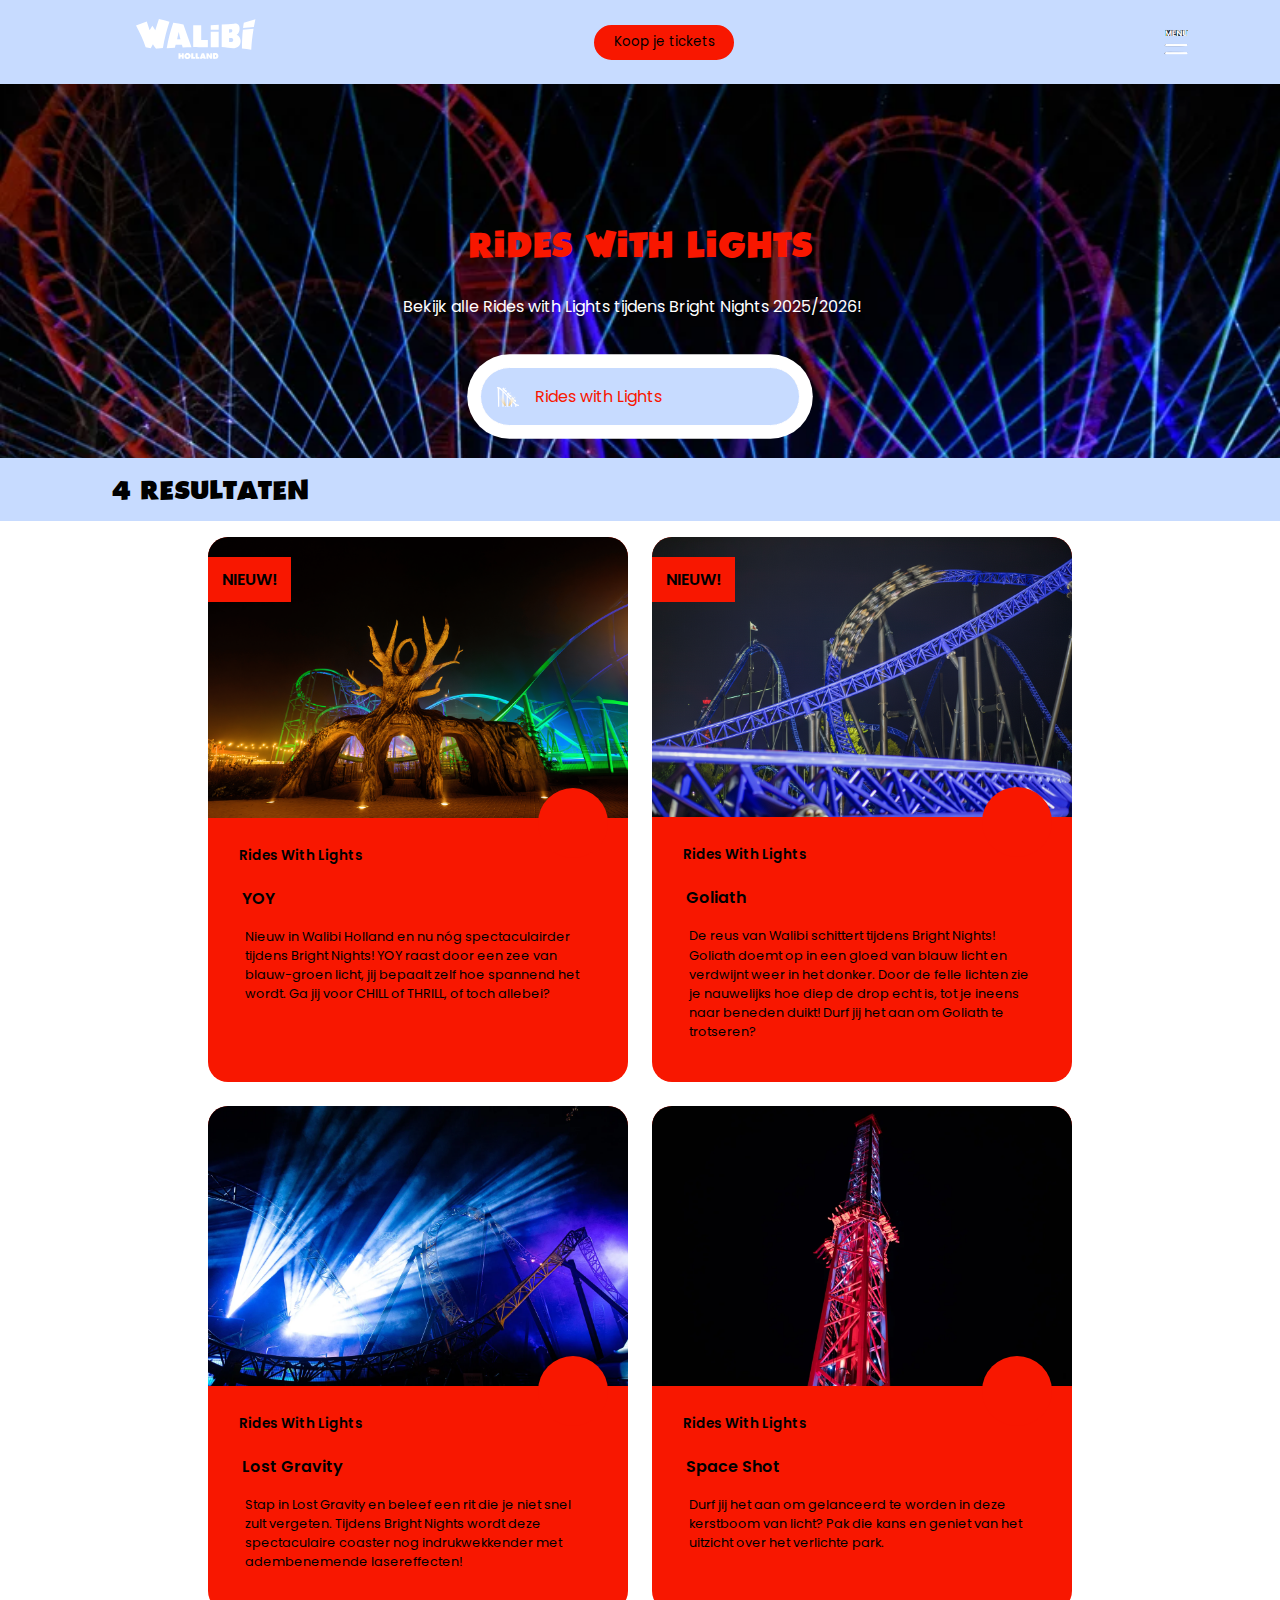
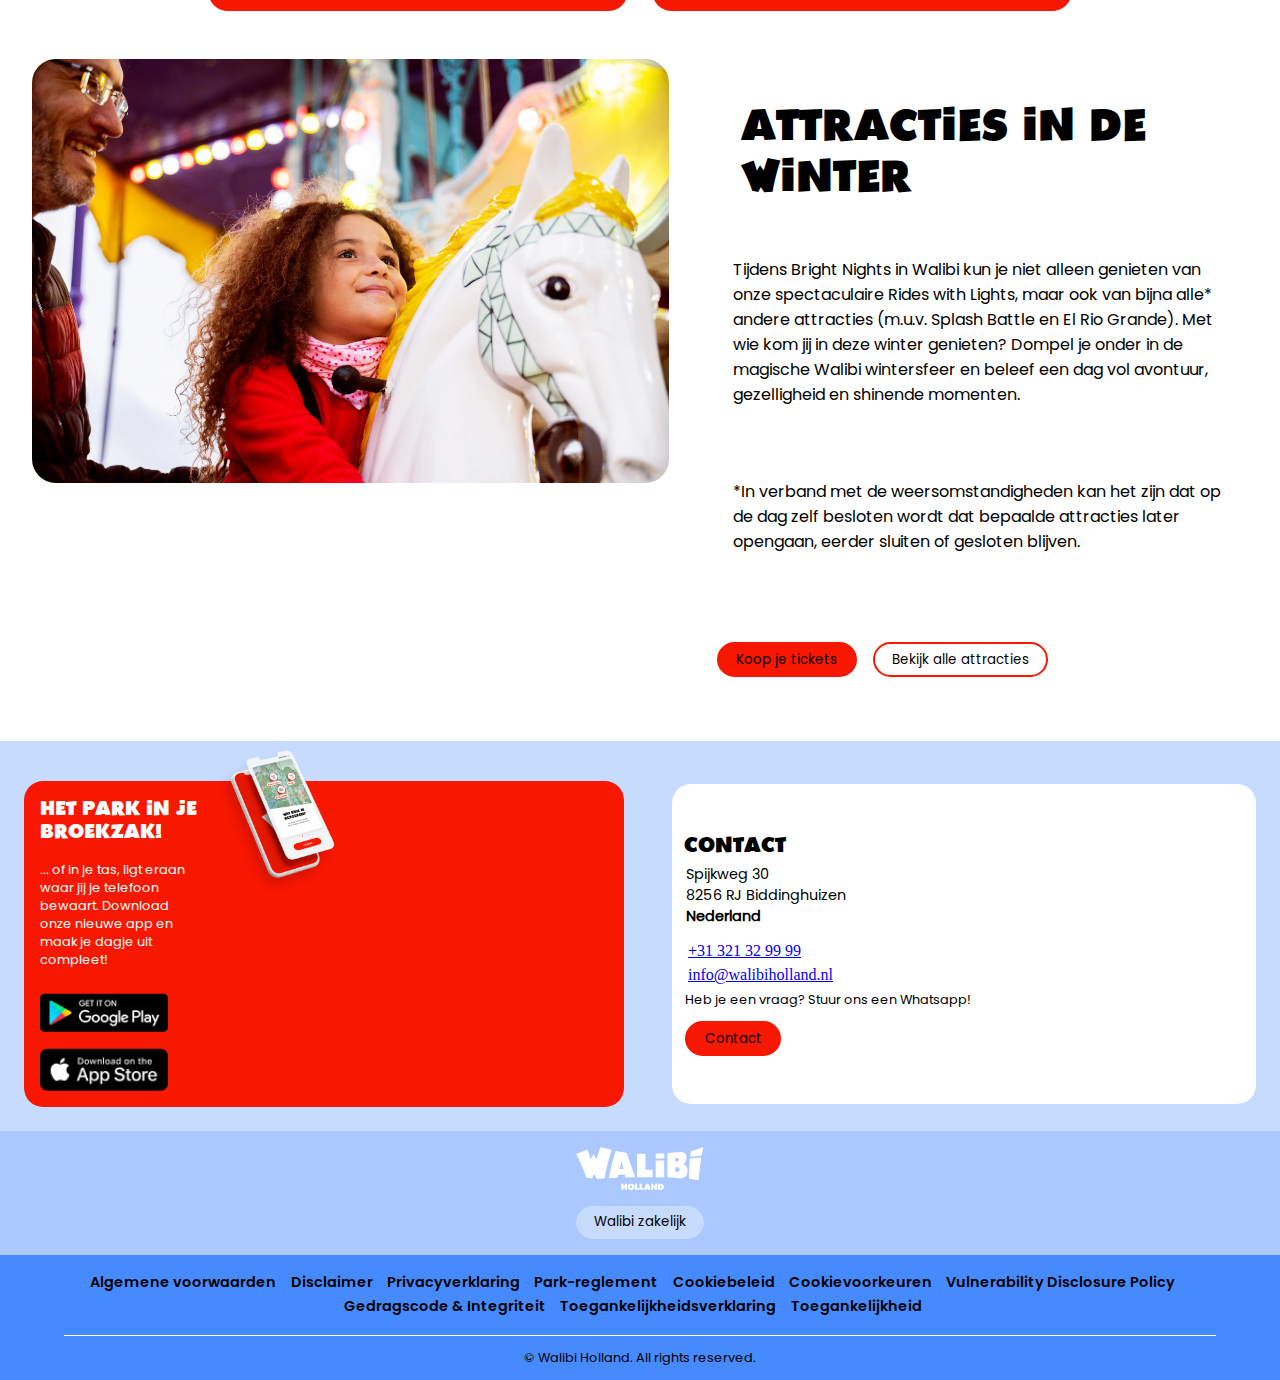
<file: rideswithlights.html>
<!DOCTYPE html>
<html lang="nl">
<head>
    <meta charset="UTF-8">
    <meta name="viewport" content="width=device-width, initial-scale=1.0">

    <title>Rides with Lights</title>

    <link href="styles/style.css" rel="stylesheet">

	<link rel="icon" type="image/svg+xml" href="images/walibiletterlogo.png">
</head>
<body>

	<header> 
		<a href="index.html"><img src="images/walibihollandlogo.svg" alt="Walibi Holland Logo"></a>
		<button aria-label="Koop je tickets knop">Koop je tickets</button>
		<img id="menuKnop" src="images/menu.png" alt="Menu knop">

		<nav id="mainNav">
			<p id="menuSluiten">Sluiten X</p>
            <ul>
				<li><a href="#">TICKETS > </a></li>
				<li><a href="#">RIDES WITH LIGHTS > </a></li>
				<li><a href="#">ACTIVITEITEN > </a></li>
				<li><a href="#">OPENINGSTIJDEN > </a></li>
				<li><a href="#">VEELGESTELDE VRAGEN > </a></li>
				<li><a href="#">GROEPEN > </a></li>
				<li><a href="#">OVERNACHTEN IN WALIBI VILLAGE > </a></li>
				<li><a href="#">OVERZICHT > </a></li>
				<li><a href="#">Early Bird tickets op datum zetten > </a></li>
            </ul>
        </nav>

        <div class="menu-overlay"></div>
	</header>

    
    <main>
        <section class="RWLhead">
            <h1>RIDES WITH LIGHTS</h1>
            <p>Bekijk alle Rides with Lights tijdens Bright Nights 2025/2026!</p>

            <nav class="dropdownmenu">
                <button class="dropdownmenu-toggle" aria-expanded="false" aria-label="Drop down menu">
                    <img src="images/rideswithlights.svg" alt="#" aria-hidden="true">
                    Rides with Lights
                </button>

                <ul class="dropdownmenu-list" hidden>
                    <li>
                        <a href="#">
                            <img src="images/overzicht.svg" alt="#" aria-hidden="true">
                            Overzicht
                        </a>
                    </li>
                    <li>
                        <a href="#">
                            <img src="images/activiteiten.svg" alt="#" aria-hidden="true">
                            Activiteiten
                        </a>
                    </li>
                </ul>
            </nav>
        </section>

        <section class="resultaten">
            <h2>4 RESULTATEN</h2>
        </section>

        <section class="RWLkaarten">
            <h2 class="h2hidden">Kaarten Rides with Lights</h2>
            <section class="RWLkaart">
                <span class="tag-nieuw">NIEUW!</span>
                <img src="images/yoy.webp" alt="Achtbaan YOY in gekleurd licht">


                <div class="RWLkaartcontent">
                    <div class="RWLlabel">Rides With Lights</div>

                    <div class="RWLkaartcirkel">
                        <svg></svg>
                    </div>

                    <h3>YOY</h3>
                    <p>Nieuw in Walibi Holland en nu nóg spectaculairder tijdens Bright Nights! YOY raast door een zee van blauw-groen licht, jij bepaalt zelf hoe spannend het wordt. Ga jij voor CHILL of THRILL, of toch allebei?</p>
                </div>
            </section>

            <section class="RWLkaart">
                <span class="tag-nieuw">NIEUW!</span>
                <img src="images/goliath.webp" alt="Achtbaan Goliath in gekleurd licht">

                <div class="RWLkaartcontent">
                    <div class="RWLlabel">Rides With Lights</div>

                    <div class="RWLkaartcirkel">
                        <svg></svg>
                    </div>

                    <h3>Goliath</h3>
                    <p>De reus van Walibi schittert tijdens Bright Nights! Goliath doemt op in een gloed van blauw licht en verdwijnt weer in het donker. Door de felle lichten zie je nauwelijks hoe diep de drop echt is, tot je ineens naar beneden duikt! Durf jij het aan om Goliath te trotseren?</p>
                </div>
            </section>
            
            <section class="RWLkaart">
                <img src="images/lostgravity.webp" alt="Achtbaan Lost Gravity in gekleurd licht">

                <div class="RWLkaartcontent">
                    <div class="RWLlabel">Rides With Lights</div>

                    <div class="RWLkaartcirkel">
                        <svg></svg>
                    </div>

                    <h3>Lost Gravity</h3>
                    <p>Stap in Lost Gravity en beleef een rit die je niet snel zult vergeten. Tijdens Bright Nights wordt deze spectaculaire coaster nog indrukwekkender met adembenemende lasereffecten!</p>
                </div>
            </section>

            <section class="RWLkaart">
                <img src="images/spaceshot.webp" alt="Attractie Spaceshot in gekleurd licht">

                <div class="RWLkaartcontent">
                    <div class="RWLlabel">Rides With Lights</div>

                    <div class="RWLkaartcirkel">
                        <svg></svg>
                    </div>

                    <h3>Space Shot</h3>
                    <p>Durf jij het aan om gelanceerd te worden in deze kerstboom van licht? Pak die kans en geniet van het uitzicht over het verlichte park.</p>
                </div>
            </section>
        </section>

		<section class="attractiesinwinter">
			<h3>ATTRACTIES IN DE WINTER</h3>
			<img src="images/walibifotomeisjedraaimolen.webp" alt="Blij jong meisje op een paard van eeen draaimolen" >		
			<p>Tijdens Bright Nights in Walibi kun je niet alleen genieten van onze spectaculaire Rides with Lights, maar ook van bijna alle* andere attracties (m.u.v. Splash Battle en El Rio Grande). Met wie kom jij in deze winter genieten? Dompel je onder in de magische Walibi wintersfeer en beleef een dag vol avontuur, gezelligheid en shinende momenten.</p>
			<p>*In verband met de weersomstandigheden kan het zijn dat op de dag zelf besloten wordt dat bepaalde attracties later opengaan, eerder sluiten of gesloten blijven.</p>
			
			<div class="AIWbuttons">
				<button aria-label="Koop je tickets knop">Koop je tickets</button>
				<button class="buttonomlijning" aria-label="Bekijk alle attracties knop">Bekijk alle attracties</button>
			</div>
		</section>
    </main>

	<footer>
		<div class="wrapperblokken">
			<section class="parkinbroekzak">
				
				<div class="PIBtekstblok">
					<h3 class="PIBh3">HET PARK IN JE BROEKZAK!</h3>
					<p class="PIBp">... of in je tas, ligt eraan waar jij je telefoon bewaart. Download onze nieuwe app en maak je dagje uit compleet!</p>

					<div class="appstoresbuttons">
						<img src="images/google-playstore.png" alt="Google Play download knop">
						<img src="images/ios-appstore.png" alt="iOS App Store download knop">
					</div>
				</div>

				<figure>
					<img src="images/walibiparkinbroekzak.webp" alt="Telefoon met plattegrond Walibi Holland">
				</figure>

			</section>

			<section class="contact">
				<h3>CONTACT</h3>
				<p>Spijkweg 30 <br> 8256 RJ Biddinghuizen <br> <strong>Nederland</strong></p>
				<a href="tel://31321329999">+31 321 32 99 99</a>
				<a href="info@walibiholland.nl">info@walibiholland.nl</a>
				<p>Heb je een vraag? Stuur ons een Whatsapp!</p>
				<button aria-label="Contact knop">Contact</button>
			</section>
		</div>

		<section class="footerbanner1">
			<h2 class="h2hidden">Footer Walibi zakelijk</h2>
			<img src="images/walibihollandlogo.svg" alt="Walibi Holland Logo">
			<button aria-label="Walibi zakelijk knop">Walibi zakelijk</button>
		</section>

		<section class="footerbanner2">
			<h2 class="h2hidden">Links footer</h2>
			<ul>
				<li><a href="">Algemene voorwaarden</a></li>
				<li><a href="">Disclaimer</a></li>
				<li><a href="">Privacyverklaring</a></li>
				<li><a href="">Park-reglement</a></li>
				<li><a href="">Cookiebeleid</a></li>
				<li><a href="">Cookievoorkeuren</a></li>
				<li><a href="">Vulnerability Disclosure Policy</a></li>
				<li><a href="">Gedragscode & Integriteit</a></li>
				<li><a href="">Toegankelijkheidsverklaring</a></li>
				<li><a href="">Toegankelijkheid</a></li>
			</ul>

			<p>© Walibi Holland. All rights reserved.</p>
		</section>
    </footer>



    <script defer src="scripts/script.js"></script>
</body>
</html>
</file>
<file: styles/style.css>
/**************/
/* CSS REMEDY */
/**************/

*, *::after, *::before {
  box-sizing:border-box;  
}

@font-face {
	font-family: "Poppins";
	src: local("Poppins Regular"),
	url("../fonts/Poppins-Regular.ttf") format("truetype");
}

@font-face {
	font-family: "Poppins SemiBold";
	src: local("Poppins SemiBold"),
	url("../fonts/Poppins-SemiBold.ttf") format("truetype");
}

@font-face {
	font-family: "Walibi";
	src: local("walibi holland"),
	url("../fonts/walibi0615/walibi-holland.ttf") format("truetype");
}

/*********************/
/* CUSTOM PROPERTIES */
/*********************/

:root {
	--textcolor:white;
	--textcolorPIB: #344054;
	--backgroundcolor:#17181a;
	--fb1backgroundcolor: #252f41;
	--fb2backgroundcolor: #37445c;
	--backgroundcolorPIB: #cda720;
	--hfbackgroundcolor:#1B2434;
	--buttoncolor: #cda720;
	--buttontextcolor: white;
	--textfont: "Poppins";
	--textfontsemibold: "Poppins SemiBold";
	--hfont: "Walibi";
	--borderbottomcolor: rgb(100, 100, 100);
	--kaartenkleur: #1B2434;
	--kaartendetailskleur: #cda720;
	--h1colorRWL: #cda720;
	--fadedbuttoncolor: #80795f;
	--markercolor: #63636380;
	--buttonhovercolor: #a0800c;
	--buttonhoverfootercolor: #18376c;
}

@media (prefers-color-scheme: light) {
	:root {
	--textcolor:black;
	--textcolorPIB: #ffffff;
	--backgroundcolor:#ffffff;
	--fb1backgroundcolor: #abc8ff;
	--fb2backgroundcolor: #468aff;
	--backgroundcolorPIB: #f81700;
	--hfbackgroundcolor:#c7dbff;
	--buttoncolor: #f81700;
	--buttontextcolor: black;
	--borderbottomcolor: rgb(255, 255, 255);
	--kaartenkleur: #f81700;
	--kaartendetailskleur: #f81700;
	--h1colorRWL: #f81700;
	--fadedbuttoncolor: #80625f;
	--markercolor: #ff000080;
	--buttonhovercolor: #8d1b0e;
	--buttonhoverfootercolor: #003693;
	}

	.RWLhead p {
		color: var(--textcolorPIB);
	}
}

/****************/
/* JOUW STYLING */
/****************/

::-webkit-scrollbar {
    display: none;
}

body {
	background-color: var(--backgroundcolor);
	color: var(--textcolor);
	margin: 0em;
}

img {
	width: 100%;
}

button {
	color: var(--buttontextcolor);
	background-color: var(--buttoncolor);
	border: 0.2em solid var(--buttoncolor);
	border-radius: 3em;
	font-family: var(--textfont);
	padding: 0.4em 1.3em;
}

button:hover {
 background-color: var(--buttonhovercolor);
}

button:focus {
 background-color: var(--buttonhovercolor);
}

header {
    position: fixed;
    top: 0;
    left: 0;
    right: 0;
    z-index: 10000;
    background-color: var(--hfbackgroundcolor);
    display: flex;
    align-items: center;
    justify-content: space-between;
    padding-left: 1em;
    transition: transform 0.3s ease; 
}

/* hulp van ChatGPT */
header.hide {
    transform: translateY(-100%); 
}

header img:first-of-type {
    width: 5em;     
    height: auto;
    padding-bottom: 0.8em;
    padding-top: 0.8em;
}

#menuKnop {
    width: 3em;     
    height: auto;
}

header nav {
	height: 100vh;
    display: none;          
    position: fixed;
	top: 0;
    right: 0;
    background: var(--hfbackgroundcolor);
    width: 100%;
	z-index: 9999;
	overflow-y: scroll;
}

header nav.open {
    display: block;
}

header ul {
    list-style: none;
    margin: 0;
    padding: 0;
}

header li {
    padding: 0.8em 4em 0.8em 2em;
}

header a {
	text-decoration: none;
	color: var(--backgroundcolorPIB);
	font-size: 1.5em;
	font-family: var(--hfont);
}

header li:last-of-type a {
	font-family: var(--textfontsemibold);
	font-size: 1.2em;
}

header nav p {
	text-align: right;
	padding-top: 1em;
	padding-right: 2em;
	padding-bottom: 1em;
	border-bottom: 0.01em solid;
	border-color: var(--borderbottomcolor);
}

.menu-overlay {
    position: fixed;
    top: 50%;
    left: 50%;
    width: 0;
    height: 0;
    background-color: var(--hfbackgroundcolor); 
    border-radius: 50%;
    transform: translate(-50%, -50%);
    z-index: 9998; 
    pointer-events: none;
    transition: width 0.5s ease, height 0.5s ease;
}

/* hulp van ChatGPT */
.menu-overlay.active {
    width: 300vw; 
    height: 300vw;
}

.h1hidden {
  	clip: rect(0, 0, 0, 0);
  	clip-path: inset(50%);
	height: 1px;
	overflow: hidden;
	position: absolute;
	white-space: nowrap;
	width: 1px;
}

.h2hidden {
	clip: rect(0, 0, 0, 0);
  	clip-path: inset(50%);
	height: 1px;
	overflow: hidden;
	position: absolute;
	white-space: nowrap;
	width: 1px;
}

.titel {
    position: relative;
    display: inline-block;
}

.titel video {
    width: 100%;
    height: auto;
	margin-top: 4em;
}

.titel h2 {
	margin-top: 3em;
	font-family: var(--hfont);
    position: absolute;
    padding-left: 0.5em;
    color: white;
    text-align: start;
	line-height: 1em;
    padding-top: 0.7em;
    font-size: 1.8em;
}

h3 {
	font-family: var(--hfont);
	font-size: 1.3em;
	padding-left: 0.6em;
}

h4 {
	font-family: var(--textfontsemibold);
	font-size: 1.12em;
	padding-left: 0.9em;
	margin-top: 1.4em;
	margin-bottom: 0em;
}

p {
 font-family: var(--textfont);
 padding-left: 1em;
 padding-right: 1em;
 margin-top: 0.5em;
}

.data {
	font-family: var(--textfont);
	padding-left: 1.5em;
	line-height: 2em;
}

/* https://www.w3schools.com/howto/howto_css_bullet_color.asp */
.data li::marker {
	color: var(--markercolor);
	font-size: 1.1em;
}

.carousel1 li {
	padding-top: 2em;
	height: 32em;
}

.carousel1 ul {
	list-style-type: none;
	padding-left: 0.9em;
	display: flex;
	overflow-x: auto;
	margin-bottom: 0;

	scroll-snap-type: x mandatory;
	scroll-behavior: smooth;
}

.kaart {
	margin-left: 0.8em;
	margin-right: 0.8em;
	width: 18em;
    background: var(--kaartenkleur);
    border-radius: 1em;
    overflow: hidden; 
    flex-shrink: 0;

	display: flex;
    flex-direction: column;
}

.kaartimg {
	overflow: hidden;
	max-height: 15em;
}

.kaart img {
	height: 18em;
    overflow: hidden;

	width: 300%;
    height: 300%;
    object-fit: cover;
}

.carousel1img1 {
 	object-position: -20em -2em;
}

.carousel1img2 {
 	object-position: -20em -2em;
}

.carousel1img3 {
 	object-position: -20em -4em;
}

.carousel1img4 {
 	object-position: -20em -5em;
}

.kaarttekst {
	height: 13em;
}

.carousel1 ul > li {
	scroll-snap-align: start;
}

/* hulp van ChatGPT */
.carousel1-bullets {
	display: flex;
	justify-content: center;
	gap: 0.5em;
	padding-bottom: 1em;
}

.carousel1-bullets button {
	border-radius: 10em;
	border: none;
	background: var(--fadedbuttoncolor);
	cursor: pointer;
	transition: background .2s, transform .2s;
}

.carousel1-bullets button[aria-current="true"] {
	background: var(--buttoncolor);
}

.BJHtextwrapper {
    order: 1;
}

.carousel2slider {
    order: 2;
}

.carousel2 {
	list-style-type: none;
	padding-left: 2em;
	display: flex;
    flex-direction: row;
	overflow-x: auto;
	gap: 2.5em;
	scroll-snap-type: x mandatory;

	padding-right: 2em;
}

.carousel2 li {
    flex: 0 0 20em;
    scroll-snap-align: center;
}

.carousel2 img {
    width: 100%;
    aspect-ratio: 1 / 1; 
    object-fit: cover;   
    border-radius: 2em;
}

.carousel2slider-bullets {
	display: flex;
	justify-content: center;
	gap: 0.5em;
	padding-bottom: 1em;
}

.carousel2slider-bullets button {
	border-radius: 10em;
	border: none;
	background: var(--fadedbuttoncolor);
	cursor: pointer;
	transition: background .2s, transform .2s;
}

.carousel2slider-bullets button[aria-current="true"] {
	background: var(--buttoncolor);
}

.BJHbuttons {
	display: flex;
	justify-content: center;
	gap: 1em;
	padding-top: 1em;
	padding-bottom: 1.5em;
}

.buttonomlijning {
	border: 0.2em solid var(--buttoncolor);
	background-color: var(--backgroundcolor);
}

/* https://www.w3schools.com/cssref/pr_background-image.php */
.brightnightsfoto {
	background-image: url("../images/walibiachtergrondsterren.jpg");
	height: 150%;
}

.attractiesinwinter {
	display: flex;
	flex-direction: column;
}

.attractiesinwinter img {
	order: -1;
	width: 90%;
	margin-left: 1em;
	border-radius: 1em;
	margin-top: 2em;
}

.AIWbuttons {
    display: flex;
    justify-content: center;
    gap: 1em;

	padding-bottom: 1em;
	padding-top: 1em;
}

.AIWbuttons button {
    width: auto;
}

footer {
	background-color: var(--hfbackgroundcolor);
	padding-top: 1em;
}

.parkinbroekzak {
    background: var(--backgroundcolorPIB);
    margin: 1.5em;
    padding: 1em 0em 1em 1em;
    border-radius: 1.2em;

    display: flex;
	gap: 1em;
    align-items: flex-start;

}

.parkinbroekzak h3 {
    margin-top: 0;
}

.PIBtekstblok {
    width: 10em;
    max-width: 100%;
}

.parkinbroekzak .appstoresbuttons {
    margin-top: 1.5em;
    display: flex;
    flex-direction: column;
    gap: 1em;
}

.parkinbroekzak .appstoresbuttons img {
    width: 8em;
}

.parkinbroekzak figure {
    margin: 0;
}

.parkinbroekzak figure img {
    width: 8em;
    height: auto;
	margin-top: -3em;  
}

.PIBh3 {
	color: var(--textcolorPIB);
	font-size: 1.1em;
	padding: 0;

}

.PIBp {
	color: var(--textcolorPIB);
	font-size: 0.8em;
	padding: 0;
	margin: 0;
}

.contact {
	background-color: var(--backgroundcolor);
	margin: 1.5em;
    padding: 1em 0em 1em 0em;
    border-radius: 1.2em;
}

.contact h3 {
	margin: 0;
	font-size: 1.2em;
}

.contact p {
	font-size: 0.9em;
	padding-right: 0;
}

.contact a {
	padding-left: 1em;
	display: block;
}

.contact a:first-of-type {
	padding-bottom: 0.4em;
}

.contact p:last-of-type {
	font-size: 0.8em;
	padding-right: 0;
}

.contact button {
	margin-left: 1em;
}

.footerbanner1 {
	padding-top: 1em;
	padding-bottom: 1em;
	display: flex;
	flex-direction: column;
	align-items: center;
	background-color: var(--fb1backgroundcolor);
}

.footerbanner1 img {
	width: 8em ;
	height: auto;
	padding-bottom: 1em;
}

.footerbanner1 button {
	border: 0.1em solid var(--hfbackgroundcolor);
	background-color: var(--hfbackgroundcolor);
}

.footerbanner1 button:hover {
	background-color: var(--buttonhoverfootercolor);
}

.footerbanner2 {
	background-color: var(--fb2backgroundcolor);
}

.footerbanner2 ul {
	width: 90%;
	margin: 0 auto;
	padding-top: 1em;
	padding-left: 0em;
	padding-bottom: 1em;
	display: flex;
	flex-wrap: wrap;
	justify-content: center;
	border-bottom: 0.01em solid;
	border-color: var(--borderbottomcolor);
}

.footerbanner2 li {
	list-style-type: none;
	padding-top: 0.1em;
	padding-bottom: 0.1em;
}

.footerbanner2 a {
	text-decoration: none;
	font-size: 0.9em;
	font-family: var(--textfontsemibold);
	color: var(--textcolor);
	padding-right: 1em;
}

.footerbanner2 p {
	margin: 0;
	padding-top: 1em;
	padding-bottom: 1em;
	font-size: 0.8em;
	text-align: center;
}

/* rideswithlightspagina */

.RWLhead {
    background-image: url("../images/speedofsound.webp");
    background-size: cover;
    background-position: center;
    background-repeat: no-repeat;
    position: relative;
    padding: 4em 1em 2em 1em;
    color: var(--textcolor);
}

.RWLhead h1 {
	margin-top: 5em;
	font-family: var(--hfont);
	font-size: 2em;
	max-width: 75%;
	color: var(--h1colorRWL);
}

.RWLhead p {
	font-family: var(--textfont);
	padding-left: 0;
	padding-right: 1em;
	margin-top: 0.5em;
	margin-bottom: 3em;
}

.dropdownmenu {
    width: 20em;
	background-color: var(--hfbackgroundcolor);
	border-radius: 2em;
	border: solid 1px var(--borderbottomcolor);
	box-shadow: 0 0 0 0.8em var(--backgroundcolor); /* https://www.w3schools.com/css/css3_shadows_box.asp */
}

.dropdownmenu-toggle {
    width: 100%;
    background: none;
    color: var(--buttoncolor);
    border: none;
    padding: 1em;
    font-size: 1em;
    cursor: pointer;

    display: flex;
    align-items: center;
    justify-content: flex-start;
	gap: 1em;
}

.dropdownmenu-list {
    margin-top: 0;
    overflow: hidden;
    opacity: 0;

    transition: opacity .3s ease;
}

.dropdownmenu-list.show {
    opacity: 1;
	padding-left: 0;
	margin-bottom: 0;
}

.dropdownmenu-list li {
	list-style-type: none;    
	border-top: 1px solid var(--borderbottomcolor);
}

.dropdownmenu-list li a {
    display: flex;
    align-items: center;
    gap: 0.8em;
    padding: 1em;
    color: var(--buttoncolor);
    text-decoration: none;
    border-bottom: 0.1em solid var(--borderbottomcolor);
	justify-content: flex-start;
	gap: 1em;
	font-family: var(--textfont);
}

.dropdownmenu-list li:last-child a {
    border-bottom: none;
}

.dropdownmenu img {
	width: 1.4em;
	height: auto;
}

.resultaten {
	padding: 1em 1em 1em 1em;
	background: var(--hfbackgroundcolor);
	margin-bottom: 1em;
}

.resultaten h2 {
	margin: 0;
	font-family: var(--hfont);
}

.RWLkaarten {
    padding-left: 1em;
    padding-right: 1em;
	display: grid;
    gap: 1.5em;

    /* hulp van ChatGPT */
    grid-template-columns: repeat(auto-fit, minmax(0, 26.25em));
	justify-content: center;
}

.RWLkaart {
    max-width: 26.25em;          
    background: var(--kaartenkleur);
    border-radius: 1.25em;       
    overflow: hidden;
    position: relative;
}

.RWLkaart img {
    width: 100%;
    display: block;
}

.tag-nieuw {
    position: absolute;
    top: 1.25em;                                 
    background: var(--kaartendetailskleur);
    padding: 0.6em 0.875em;    
    font-weight: bold;      
    color: var(--textcolor);
	font-family: var(--textfontsemibold);
}

.RWLkaartcontent {
    padding: 1.5rem;
    position: relative;
}

.RWLlabel {
    background: var(--kaartendetailskleur);
	font-family: var(--textfontsemibold);
    padding: 0.3em 0.5em;    
    display: inline-block;    
    font-size: 0.85em;
    color: var(--textcolor);
    margin-bottom: 1rem;
    font-weight: bold;
}


.RWLkaartcontent h3 {
    margin: 0 0 1rem 0;
	font-family: var(--textfontsemibold);
	font-size: 1em;
}

.RWLkaartcontent p {
    line-height: 1.5;
    margin: 0 0 1rem 0;
	font-family: var(--textfont);
	font-size: 0.8em;
}

.RWLkaartcirkel {
    position: absolute;
    right: 1.25em;               
    top: -1.875em;               
    width: 4.375em;              
    height: 4.375em;           
    background: var(--kaartendetailskleur);
    border-radius: 50%;
    display: flex;
    align-items: center;
    justify-content: center;
}

.RWLkaartcirkel svg {
    width: 2.625em;              
    height: 2.625em;             
    fill: none;
    stroke: var(--kaartenkleur);
}

@media (width > 896px) {

	header img:first-of-type {
		margin-left: 5em;
	}

	#menuKnop {
		margin-right: 5em;
	}

	.titel h2 {
		padding-top: 2em;
		padding-left: 2em;
		max-width: 13em;
		font-size: 3em;
	}

    .wrapperblokken {
        display: flex;
        align-items: center;
		justify-content: center;
    }

	.wrapperblokken > section {
        flex: 1;
    }

	.RWLhead {
		display: flex;
		flex-direction: column;
		justify-content: center;
        align-items: center;
    }

	.contact {
		padding-top: 3em;
		padding-bottom: 3em;
	}

	.plaatsing {
		display: flex;
		padding-left: 5em;
		padding-right: 5em;
	}	

	.brightnightsinfo {
		max-width: 27em;
		padding-right: 5em;
	}

	.carousel1 ul {
		overflow-x: visible;
		display: grid;
		grid-template-columns: repeat(2, 1fr);
		grid-template-rows: repeat(2, auto);
		gap: 2em;
		justify-items: center;
		padding-left: 0;
	}

	.carousel1 li {
		padding-top: 0;
		height: auto;
		scroll-snap-align: none;
	}

	.kaart {
		width: 12em;
		margin: 0;
	}

	.kaart img {
		width: 100%;
		height: 8em;
		object-fit: cover;
		object-position: center;
	}

	.kaarttekst {
		height: auto;
		padding-bottom: 1.2em;
		font-size: 0.8em;
	}

	.carousel1-bullets {
		display: none;
	}

	.boekjehuisje {
        display: grid;
        grid-template-columns: 1fr 1fr;
        gap: 3em;

        max-width: 1400px;
        margin: 0 auto;
        padding: 2em;
    }

    .boekjehuisje > :not(.carousel2slider) {
        grid-column: 1;
    }

    .carousel2slider {
        grid-column: 2;
        align-self: start;
		order: 2;
    }

    .carousel2 {
        display: grid;
        grid-template-columns: 2fr 1fr;
        grid-template-rows: auto auto; 
        gap: 1.5em;

        overflow: visible;
        padding: 0;
    }

    .carousel2 li {
        list-style: none;
    }

    .carousel2 li:nth-child(1) {
        grid-column: 1;
        grid-row: 1 / span 2;
    }

    .carousel2 li:nth-child(2) {
        grid-column: 2;
        grid-row: 1;
    }

    .carousel2 li:nth-child(3) {
        grid-column: 2;
        grid-row: 2;
    }

    .carousel2 img {
        width: 100%;
        height: 100%;
        object-fit: cover;
        border-radius: 1.5em;
    }

    .carousel2slider-bullets {
        display: none;
    }

	.BJHtext {
		display: flex;
		flex-direction: column;
		gap: 1.2em;
		order: 1; 
	}

    .attractiesinwinter {
        display: grid;
        grid-template-columns: 1.2fr 1fr;
        gap: 3em;
        align-items: start;
        max-width: 1400px;
        margin: 0 auto;
        padding: 3em 2em;
    }

    .attractiesinwinter img {
        grid-column: 1;
        grid-row: 1 / span 4;
        order: 1;
        width: 100%;
        margin: 0;
        border-radius: 1.5em;
    }

    .attractiesinwinter h3 {
        grid-column: 2;
        order: 2;
    }

    .attractiesinwinter p {
        grid-column: 2;
        order: 3;
    }

    .AIWbuttons {
        grid-column: 2;
        order: 4;
        justify-content: flex-start;
        padding-top: 1.5em;
    }

	.resultaten h2 {
		padding-left: 4em;
	}
}


@media (width > 1060px) {

    .plaatsing {
        display: flex;
        justify-content: center;

        max-width: 1400px;
        margin: 0 auto;

        padding-left: 2em; 
        padding-right: 2em;
        gap: 3em;
    }

    .brightnightsinfo {
        max-width: 32em;
        padding-right: 0;
    }

    .brightnightsinfo h3 {
        font-size: 2.5em;
        margin-bottom: 0.5em;
    }

    .brightnightsinfo p,
    .brightnightsinfo ul {
        font-size: 1rem; 
    }

    .carousel1 ul {
        overflow-x: visible;
        display: grid;
        grid-template-columns: repeat(2, 1fr);
        gap: 2em;
        padding-left: 0;
    }

    .kaart {
        width: 20em;
    }

    .kaart img {
        height: 10em;
        object-fit: cover;
    }

	.BJHtextwrapper h3 {
		font-size: 2.5em;
		padding-left: 1em;
	}

	.BJHtextwrapper p {
		padding-left: 2em;
	}

	.attractiesinwinter h3 {
		font-size: 2.5em;
		margin-bottom: 0;
	}
}
</file>
